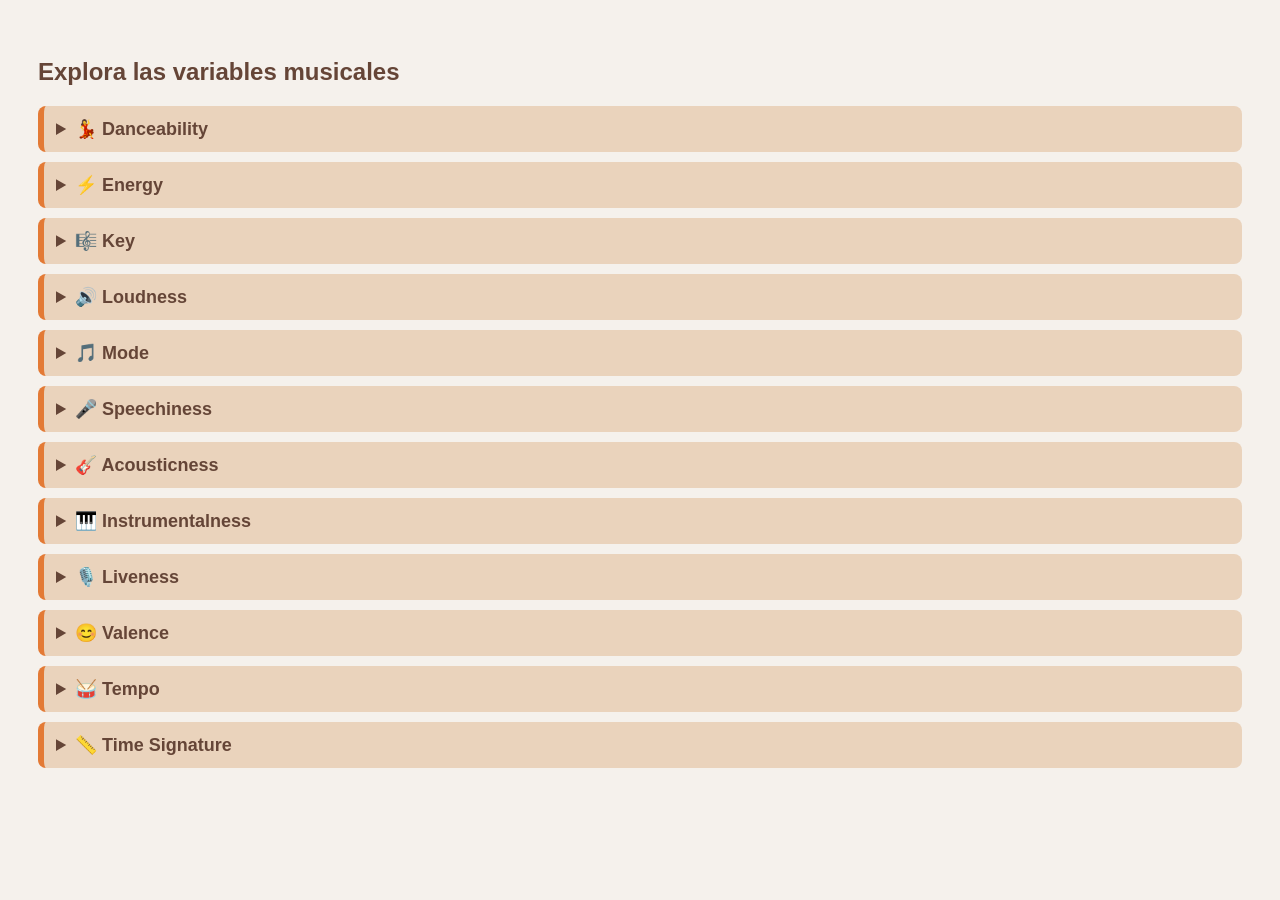
<file: Entrega_05/Visualizaciones/variables_musicales (1).html>
<!DOCTYPE html>
<html lang="es">
<head>
<meta charset="UTF-8">
<title>Variables musicales</title>

<style>
body{
    background:#f5f1ec;
    font-family:Arial, sans-serif;
    padding:30px;
}

h2{
    color:#654537;
}

details{
    background:#ead3bc;
    border-left:6px solid #e37a35;
    margin:10px 0;
    padding:12px;
    border-radius:8px;
}

summary{
    font-weight:bold;
    color:#654537;
    cursor:pointer;
    font-size:18px;
}

p{
    color:#654537;
}
</style>
</head>

<body>

<h2>Explora las variables musicales</h2>

<details>
<summary>💃 Danceability</summary>
<p>Mide qué tan bailable es una canción considerando ritmo, estabilidad y regularidad.</p>
</details>

<details>
<summary>⚡ Energy</summary>
<p>Representa la intensidad y actividad de una canción. Valores altos suelen asociarse a canciones rápidas y dinámicas.</p>
</details>

<details>
<summary>🎼 Key</summary>
<p>Identifica la tonalidad principal de la canción.</p>
</details>

<details>
<summary>🔊 Loudness</summary>
<p>Volumen general de la canción medido en decibeles (dB).</p>
</details>

<details>
<summary>🎵 Mode</summary>
<p>Indica si la canción está en modo mayor o menor.</p>
</details>

<details>
<summary>🎤 Speechiness</summary>
<p>Detecta la presencia de palabras habladas dentro de una canción.</p>
</details>

<details>
<summary>🎸 Acousticness</summary>
<p>Probabilidad de que una canción sea acústica.</p>
</details>

<details>
<summary>🎹 Instrumentalness</summary>
<p>Probabilidad de que una canción no contenga voces.</p>
</details>

<details>
<summary>🎙️ Liveness</summary>
<p>Detecta la presencia de público o grabaciones en vivo.</p>
</details>

<details>
<summary>😊 Valence</summary>
<p>Mide la positividad emocional transmitida por la canción.</p>
</details>

<details>
<summary>🥁 Tempo</summary>
<p>Velocidad de la canción medida en BPM (beats por minuto).</p>
</details>

<details>
<summary>📏 Time Signature</summary>
<p>Indica el compás predominante de la canción.</p>
</details>

</body>
</html>
</file>
